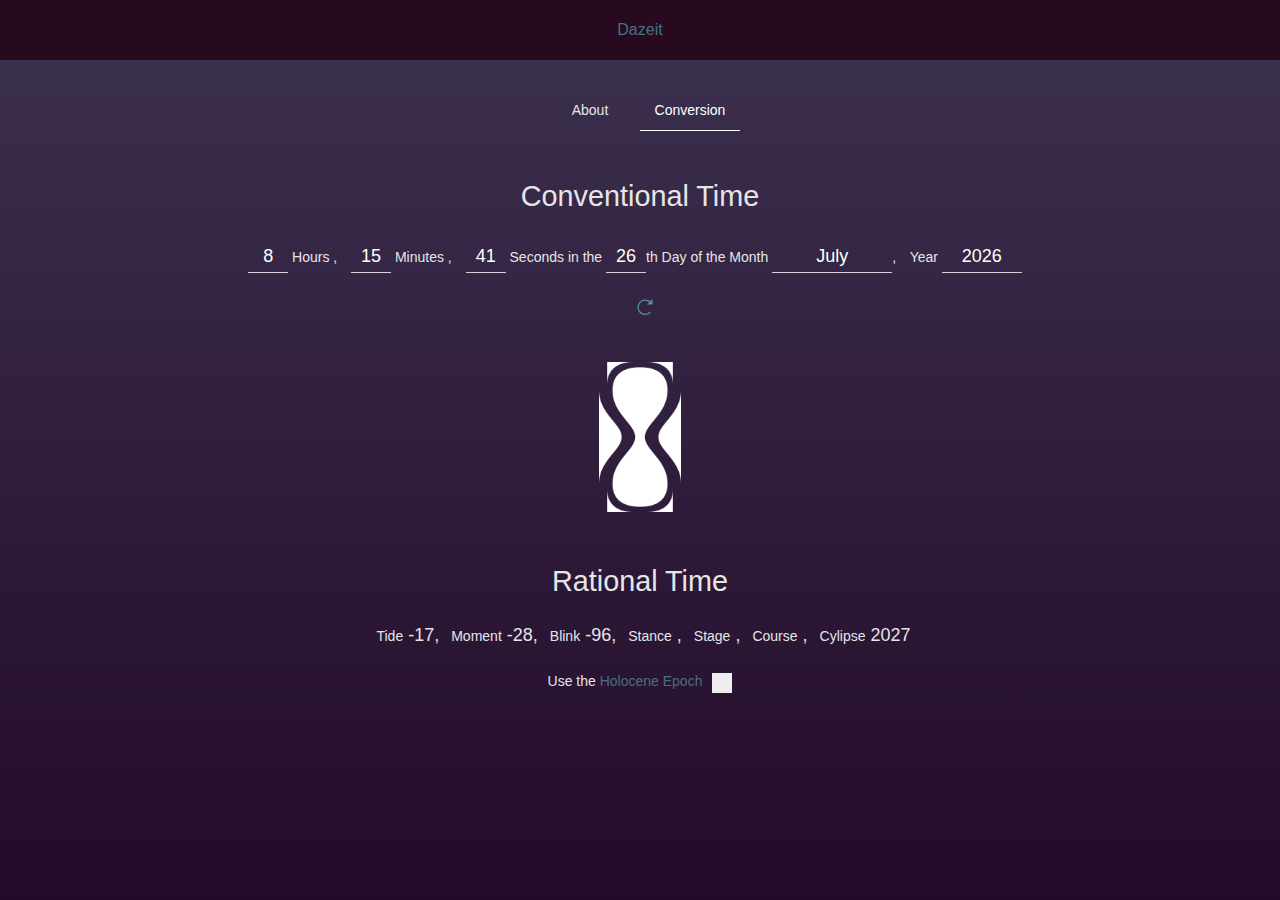
<file: src/app/index.html>
<!DOCTYPE html>
<html>
    <head>
        <meta name="viewport" content="width=device-width, initial-scale=1.0">

        <title>Dazeit &#8212; For a Rational Time</title>

        <link rel="apple-touch-icon" sizes="180x180" href="./assets/images/favicon/apple-touch-icon.png">
        <link rel="icon" type="image/png" sizes="32x32" href="./assets/images/favicon/favicon-32x32.png">
        <link rel="icon" type="image/png" sizes="16x16" href="./assets/images/favicon/favicon-16x16.png">
        <link rel="manifest" href="./assets/images/favicon/manifest.json">
        <link rel="mask-icon" href="./assets/images/favicon/safari-pinned-tab.svg" color="#5bbad5">
        <link rel="shortcut icon" href="./assets/images/favicon/favicon.ico">
        <meta name="msapplication-config" content="./assets/images/favicon/browserconfig.xml">
        <meta name="theme-color" content="#ffffff">

        <link rel="stylesheet" type="text/css" href="style.css">
    </head>
    <body>
        <nav>
            <h1>
                <a href="https://dazeit.org">Dazeit</a>
            </h1>
        </nav>


        <div class="container">
            <div class="tabs">
                <ul id="ul-tabs">
                    <li id="tab-about">About</li>
                    <li class="active" id="tab-conversion">Conversion</li>
                </ul>
            </div>


            <div class="content" id="content-about">
                <p>We call it 'the calendar', and it has 12 months, that have sometimes 30 or 31, or even 28 or 29 days, that have 24 hours each, that have 60 minutes each. How did we get ourselves into this mess? It's time for a new time, a rational time. Starting with the name itself: the calendar.

                <p>The calendar is called thus because it comes from the way Latin Romans called the first day of the month, that is, <i>calendae</i>. But we are not Romans and we definitely do not speak Latin, do we?</p>

                <p>A rational time - a time of reason, a time of here, Dazeit. One could possibly say that only that which has reason can be actually called time. We cannot really go beyond 9500 <a target="_blank" href="https://holocenetimestamp.org">HE</a> in search for reason (not to even speak of the billion years of the pluriverse). Reason is a thing invented&amp;manufactured around 9602 <a target="_blank" href="https://holocenetimestamp.org">HE</a>, surrounding the talks and death of Socrates. Reason, that is the secretion of a need to pursue the question 'why is that like that?' and to follow that need no matter what.</p>

                <p>The code can be seen on <a target="_blank" href="https://github.com/caveljan/dazeit">github</a>.</p>

                <p>The Rational Time presented here has as fundamental unit of time the <span class="span-accent">blink</span>.</p>

                <p>One <span class="span-accent">blink</span> is equal to 0.31558149504 seconds. The reason for this number and not other is that our planet, Terra, needs 31558149.504 seconds to rotate around our star, Sol, or, in Rational Time, 100,000,000.00 <span class="span-accent">blinks</span>.</p>

                <div class="content-about-center">
                    <p>100 <span class="span-accent">blinks</span> make a <span class="span-accent">moment</span></p>

                    <p>100 <span class="span-accent">moments</span> make a <span class="span-accent">tide</span></p>

                    <p>100 <span class="span-accent">tides</span> make a <span class="span-accent">stage</span></p>

                    <p>10 <span class="span-accent">stages</span> make a <span class="span-accent">course</span></p>

                    <p>10 <span class="span-accent">courses</span> make a <span class="span-accent">cylipse</span></p>
                </div>

                <p>The 100 <span class="span-accent">tides</span> are divided into four <span class="span-accent">stances</span>:</p>

                <div class="content-about-center">
                    <p><span class="span-accent">stance</span> 1. Set - <span class="span-accent">tides</span> 0-25</p>
                    <p><span class="span-accent">stance</span> 2. Rise - <span class="span-accent">tides</span> 26-50</p>
                    <p><span class="span-accent">stance</span> 3. Hold - <span class="span-accent">tides</span> 51-75</p>
                    <p><span class="span-accent">stance</span> 4. Break - <span class="span-accent">tides</span> 76-100</p>
                </div>


                <p>The 10 <span class="span-accent">stages</span> are:</p>

                <div class="content-about-center">
                    <p><span class="span-accent">stage</span> 1. Galileo</p>
                    <p><span class="span-accent">stage</span> 2. Leibniz</p>
                    <p><span class="span-accent">stage</span> 3. Newton</p>
                    <p><span class="span-accent">stage</span> 4. Bayes</p>
                    <p><span class="span-accent">stage</span> 5. Euler</p>
                    <p><span class="span-accent">stage</span> 5. Gauss</p>
                    <p><span class="span-accent">stage</span> 6. Maxwell</p>
                    <p><span class="span-accent">stage</span> 8. Lovelace</p>
                    <p><span class="span-accent">stage</span> 9. Planck</p>
                    <p><span class="span-accent">stage</span> 10. Turing</p>
                </div>

                <p>The 10 <span class="span-accent">courses</span> are:</p>

                <div class="content-about-center">
                    <p><span class="span-accent">course</span> 1. Socrates</p>
                    <p><span class="span-accent">course</span> 2. Plato</p>
                    <p><span class="span-accent">course</span> 3. Aristotle</p>
                    <p><span class="span-accent">course</span> 4. Nagarjuna</p>
                    <p><span class="span-accent">course</span> 5. Kindi</p>
                    <p><span class="span-accent">course</span> 6. Farabi</p>
                    <p><span class="span-accent">course</span> 7. Rushd</p>
                    <p><span class="span-accent">course</span> 8. Hegel</p>
                    <p><span class="span-accent">course</span> 9. Husserl</p>
                    <p><span class="span-accent">course</span> 10. Deleuze</p>
                </div>

                <p>The following images synthesize the inception:</p>

                <img class="responsive-image" src="./assets/images/Dazeit-generalMathematics-sm.jpg">
                <p class="large-image"><a target="_blank" href="./assets/images/Dazeit-generalMathematics.png">large image</a></p>
                <img class="responsive-image" src="./assets/images/Dazeit-divisions-sm.jpg">
                <p class="large-image"><a target="_blank" href="./assets/images/Dazeit-divisions.png">large image</a></p>
                <img class="responsive-image" src="./assets/images/Dazeit-aCylipse-sm.jpg">
                <p class="large-image"><a target="_blank" href="./assets/images/Dazeit-aCylipse.png">large image</a></p>
            </div>

            <div class="content" id="content-conversion">
                <h1>Conventional Time</h1>

                <div id="conventional-time">
                    <input type="text" name="date-hours"> Hour<span id="date-hours-plural"></span>
                    <span class="date-comma">,</span>

                    <input type="text" name="date-minutes"> Minute<span id="date-minutes-plural"></span>
                    <span class="date-comma">,</span>

                    <input type="text" name="date-seconds"> Second<span id="date-seconds-plural"></span> in the

                    <input type="text" name="date-day" pattern="\d{2}" maxlength="2"><span id="day-endth"></span>
                    Day of the Month <input type="text" name="date-month"><span class="date-comma">,</span>

                    Year <input type="text" name="date-year"><span class="date-comma"></span>

                    <span id="date-reset">
                        <svg xmlns="http://www.w3.org/2000/svg" viewBox="0 0 94 100">
                            <title>Reload SVG</title>
                            <g id="reload-svg-1" data-name="reload-svg-1">
                                <g id="reload-svg-2" data-name="reloag-svg-2">
                                    <path d="M79.6,14.4A48.46,48.46,0,1,0,48.5,100,48,48,0,0,0,82.7,85.8L77,80.1A39.92,39.92,0,0,1,48.5,92,40.5,40.5,0,1,1,74,20L60,34H94V0Z"/>
                                </g>
                            </g>
                        </svg>
                    </span>
                </div>

                <!-- TODO meta-ball from the svg of the image -->
                <!-- TODO make reset when clicking this -->
                <img class="rt-image" src="./assets/images/logo.png">

                <h1>Rational Time</h1>
                <div class="rational-time-container">
                    <div id="rational-time"></div>
                </div>

                <label id="holocene" for="holocene-mark">
                    Use the <a target="_blank" href="https://holocenetimestamp.org">Holocene Epoch</a>
                    <input type="checkbox" id="holocene-mark" name="holocene-mark">
                    <span id="holocene-checkmark"></span>
                </label>
            </div>
        </div>


        <footer id="footer">
            <p>a <a target="_blank" href="https://caveljan.com">caveljan</a> realization</p>
        </footer>

        <script type="text/javascript" src="script.js"></script>
    </body>
</html>
</file>
<file: src/app/style.css>
/* ------------------
-- GENERAL
------------------ */
html {
    width: 100%;
    height: 100%;
    box-sizing: border-box;
}

*,
*:before,
*:after {
    box-sizing: inherit;
}

body {
    position: relative;
    margin: 0;
    overscroll-behavior-y: none;
    padding-bottom: 3rem;
    min-height: 100%;
    font-size: 14px;
}

html, body {
    color: hsl(0, 0%, 90%);
    background: linear-gradient(rgb(60, 50, 80), rgb(35, 10, 40));
    font-family: "Helvetica Neue", Arial, sans-serif;
}

h1 {
    font-size: 1.8rem;
    font-weight: normal;
}

h2 {
    font-weight: normal;
    line-height: 1.6;
}

hr {
    width: 25%;
    margin-top: 100px;
    margin-bottom: 100px;
}

a {
    text-decoration: none;
    color: hsl(200, 30%, 40%);
}

a:hover {
    color: hsl(0, 0%, 100%);
}

nav {
    height: 60px;
    display: flex;
    justify-content: center;
    align-items: center;
    background-color: rgb(40, 10, 30);
}

nav h1 {
    margin: 0;
    font-size: 16px;       
}

footer {
    position: absolute;
    bottom: 0;
    left: 0;
    right: 0;
    height: 60px;
    opacity: 0;
    display: flex;
    justify-content: center;
    align-items: center;
    background-color: rgb(40, 10, 30);
}

footer:hover {
    opacity: 1;
}

footer h1 {
    font-size: 12px;
}



/* ------------------
-- TABS
------------------ */
.tabs {
    display: flex;
    align-items: center;
    justify-content: center;
    height: 40px;
    margin-top: 30px;
    margin-bottom: 30px;
    user-select: none;
}

.tabs ul {
    display: inline-flex;
    list-style: none;
    padding: 0;
}

.tabs ul li {
    display: flex;
    align-items: center;
    justify-content: center;
    width: 100px;
    height: 40px;
}

.tabs ul li:hover {
    cursor: pointer;
    color: hsl(0, 0%, 100%);
    -webkit-box-shadow: 0px 1px 0px 0px hsl(0, 0%, 100%);
    -moz-box-shadow: 0px 1px 0px 0px hsl(0, 0%, 100%);
    box-shadow: 0px 1px 0px 0px hsl(0, 0%, 100%);
}

.active {
     color: hsl(0, 0%, 100%);
    -webkit-box-shadow: 0px 1px 0px 0px hsl(0, 0%, 100%);
    -moz-box-shadow: 0px 1px 0px 0px hsl(0, 0%, 100%);
    box-shadow: 0px 1px 0px 0px hsl(0, 0%, 100%);   
}





/* ------------------
-- CONTAINER
------------------ */
.container {
    margin: 0 auto;
    padding: 50px;
    padding-top: 0px;
    width: 70%;
    margin: 0 auto;
}

@media (max-width: 800px) {
    .container {
        width: 90%;
        padding: 30px;
    }
}



/* ------------------
-- CONTENT
------------------ */
.content {
    margin-top: 50px;
}

#content-conversion {
    text-align: center;
}

#content-about,
#content-gift {
    display: none;
}

#content-about {
    font-size: 18px;
    line-height: 1.8;
    text-align: justify;
}

#content-gift {
    text-align: center;
    font-size: 18px;
}



/* ------------------
-- CONTENT-ABOUT
------------------ */
.span-accent {
    background-color: hsl(200, 30%, 40%);
    padding-left: 3px;
    padding-right: 3px;
}

.content-about-center {
    margin-left: 20%;
}

@media (max-width: 800px) {
    .content-about-center {
        margin-left: 10%;
    }    
}

.content-about-center p {
    margin-top: 10px;
    margin-bottom: 10px;
}

.responsive-image {
    width: 100%;
}

.large-image {
    font-size: 12px;
    text-align: center;
    margin-top: 0px;
    margin-bottom: 30px;
}

.large-image:last-child {
    margin-bottom: 0px;
}



/* ------------------
-- CONTENT-GIFT
------------------ */
.gift-wrapper {
    display: flex;
    flex-direction: row;
    flex-wrap: wrap;
    justify-content: center;
}

.gift-card {
    min-width: 300px;
    width: 300px;
    height: 200px;
    margin: 30px;
    padding: 30px;
    background-color: rgb(35, 10, 40);
    overflow-wrap: break-word;
}

.gift-card p {
    margin-bottom: 30px;
}

#gift-crypto-expand {
    cursor: pointer;
    user-select: none;
    color: hsl(200, 30%, 40%);
}

#gift-crypto-expand:hover {
    color: hsl(0, 0%, 100%);
}

#gift-card-drawer {
    display: none;
}

#btc-address,
#eth-address,
#bch-address {
    color: hsl(200, 30%, 40%);
    cursor: pointer;
}

#btc-address:hover,
#eth-address:hover,
#bch-address:hover {
    color: hsl(0, 0%, 100%);
}

.address-copy {
    user-select: none;
}



/* ------------------
-- CONTENT-CONVERSION
------------------ */
#conventional-time {
    line-height: 50px;
}

.date-comma {
    margin-right: 10px;
}

[name^="date-"] {
    background-color: transparent;
    color: white;
    border: none;
    -webkit-box-shadow: 0px 1px 0px 0px rgba(255,255,255,0.8);
    -moz-box-shadow: 0px 1px 0px 0px rgba(255,255,255,0.8);
    box-shadow: 0px 1px 0px 0px rgba(255,255,255,0.8);
    outline: none;
    padding: 5px;
    font-size: 18px;
    text-align: center;
}

[name="date-month"] {
    width: 120px;
}

[name="date-year"] {
    width: 80px;
}

[name="date-day"],
[name="date-hours"],
[name="date-minutes"],
[name="date-seconds"] {
    width: 40px;
}



#date-reset svg {
    margin-left: 10px;
    margin-bottom: -3px;
    cursor: pointer;
    fill: white;
    width: 16px;
    height: 16px;
    fill: hsl(200, 30%, 50%);
}

#date-reset svg:hover {
    fill: hsl(0, 0%, 90%);
}

@keyframes rotate {
    0% { 
        -moz-transform: rotate(0deg);
        -webkit-transform: rotate(0deg);
        -o-transform: rotate(0deg);
        -ms-transform: rotate(0deg);
        transform: rotate(0deg);
    }

    100% {
        -moz-transform: rotate(360deg);
        -webkit-transform: rotate(360deg);
        -o-transform: rotate(360deg);
        -ms-transform: rotate(360deg);
        transform: rotate(360deg);
    }
}

.rt-image {
    margin: 30px auto;
    height: 150px;
}

#rational-time {
    text-align: center;
    margin-bottom: 20px;
    font-size: 18px;
    line-height: 2;
}

.rational-time-text {
    margin-left: 7px;
    font-size: 14px;
}

#holocene {
    display: block;
    position: relative;
    margin-left: -30px;
    text-align: center;
    cursor: pointer;
    -webkit-user-select: none;
    -moz-user-select: none;
    -ms-user-select: none;
    user-select: none;
}

/* Hide the browser's default checkbox */
#holocene input {
    position: absolute;
    opacity: 0;
    cursor: pointer;
}

/* Create a custom checkbox */
#holocene-checkmark {
    position: absolute;
    margin-left: 10px;
    height: 20px;
    width: 20px;
    background-color: #eee;
}

/* On mouse-over, add a grey background color */
#holocene:hover input ~ #holocene-checkmark {
    background-color: #ccc;
}

/* When the checkbox is checked, add a blue background */
#holocene input:checked ~ #holocene-checkmark {
    background-color: hsl(200, 30%, 40%);
}

/* Create the checkmark/indicator (hidden when not checked) */
#holocene-checkmark:after {
    content: "";
    position: absolute;
    display: none;
}

/* Show the checkmark when checked */
#holocene input:checked ~ #holocene-checkmark:after {
    display: block;
}

/* Style the checkmark/indicator */
#holocene #holocene-checkmark:after {
    left: 8px;
    top: 4px;
    width: 5px;
    height: 10px;
    border: solid white;
    border-width: 0 3px 3px 0;
    -webkit-transform: rotate(45deg);
    -ms-transform: rotate(45deg);
    transform: rotate(45deg);
}
</file>
